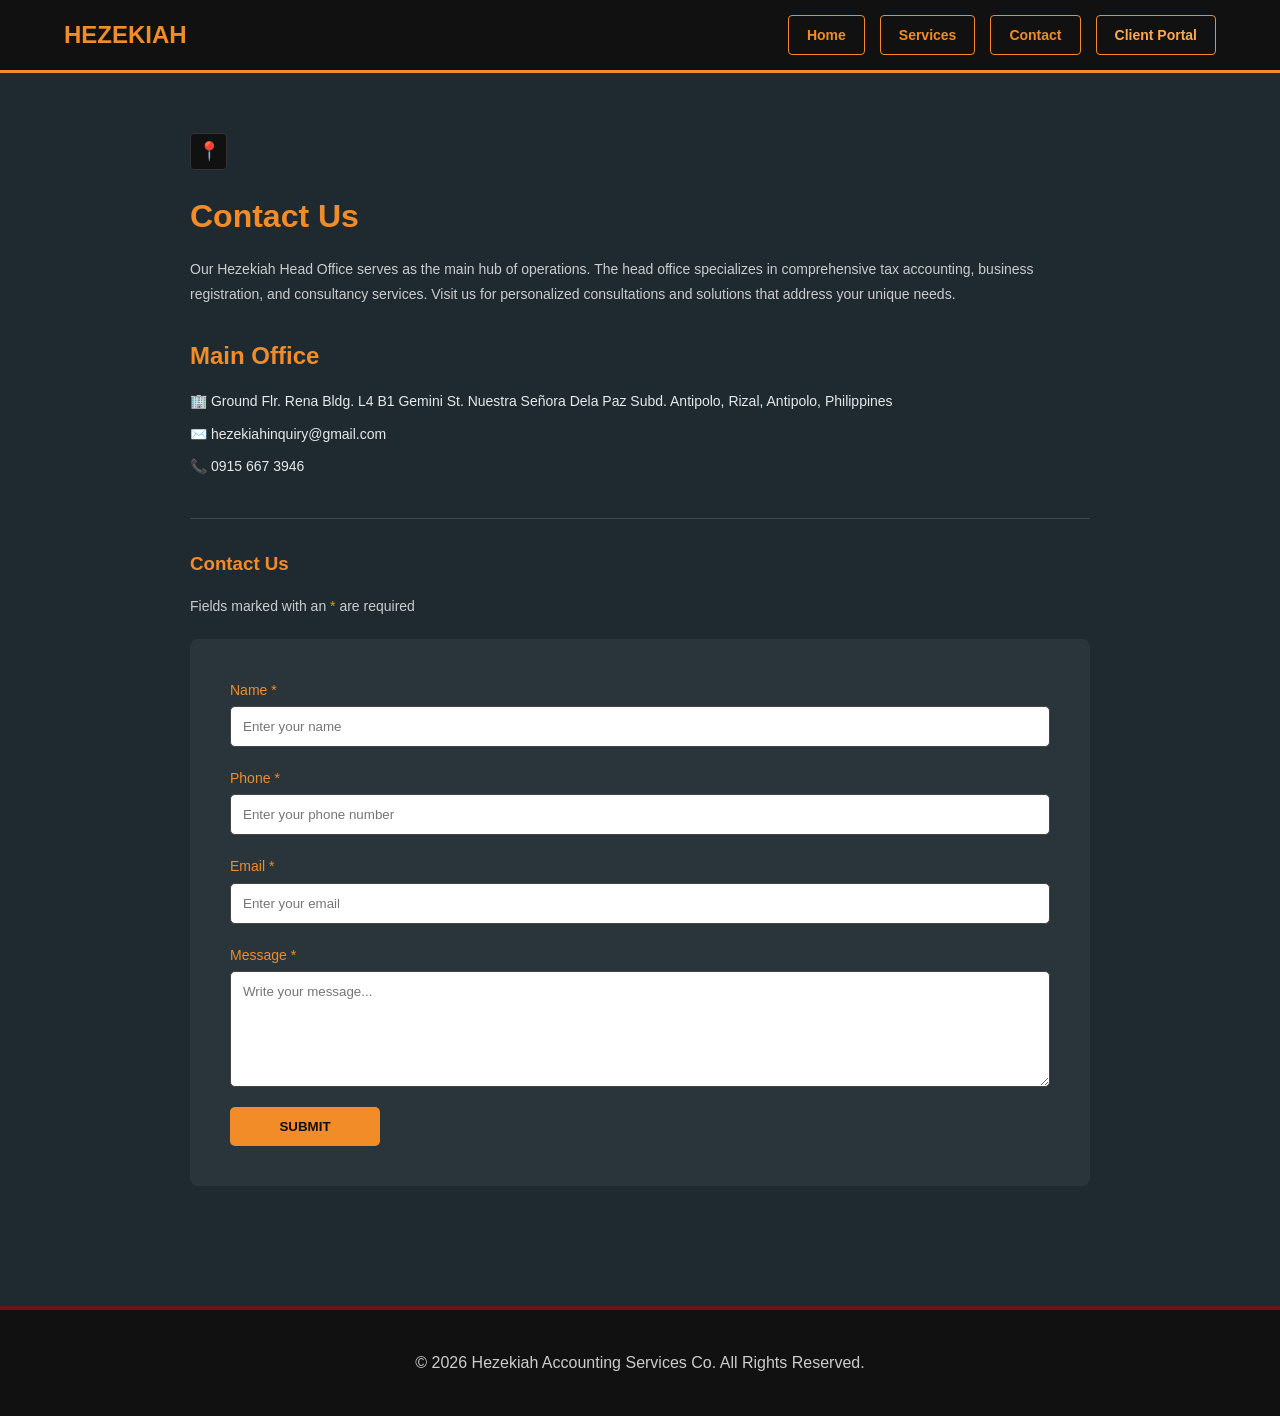
<file: contact.html>
<!DOCTYPE html>
<html lang="en">
<head>
    <meta charset="UTF-8">
    <meta name="viewport" content="width=device-width, initial-scale=1.0">
    <title>Contact Us | Hezekiah Accounting</title>
    <link rel="icon" type="image/png" href="images/heze.png">
    <link rel="stylesheet" href="style.css">
    <style>
        .contact-container { max-width: 900px; margin: 40px auto; padding: 20px; }
        .icon-pin { background: #111; color: var(--accent-orange); width: 35px; height: 35px; display: flex; align-items: center; justify-content: center; border-radius: 4px; margin-bottom: 15px; font-size: 18px; border: 1px solid #333;}
        .contact-container h1 { color: var(--accent-orange); margin-bottom: 10px; }
        .contact-container h2, .contact-container h3 { color: var(--accent-orange); margin-bottom: 15px; margin-top: 25px; }
        .contact-container p { color: #ccc; font-size: 14px; margin-bottom: 30px; line-height: 1.8; }
        .office-details { margin-bottom: 40px; }
        .office-details div { display: flex; align-items: center; gap: 10px; font-size: 14px; margin-bottom: 10px; color: #E8E8E8; }
        .required-star { color: var(--accent-orange); }
    </style>
</head>
<body>

    <header>
        <a href="index.html" class="logo">HEZEKIAH</a>
        <nav class="main-nav">
            <ul class="nav-links">
                <li><a href="index.html">Home</a></li>
                <li><a href="services.html">Services</a></li>
                <li><a href="contact.html">Contact</a></li>
                <li><a href="dashboard.html" class="outline-btn" style="color:#ffa94d;">Client Portal</a></li>
            </ul>
        </nav>
    </header>

    <div class="contact-container">
        
        <!-- Location Icon -->
        <div class="icon-pin">📍</div>

        <h1>Contact Us</h1>
        <p>Our Hezekiah Head Office serves as the main hub of operations. The head office specializes in comprehensive tax accounting, business registration, and consultancy services. Visit us for personalized consultations and solutions that address your unique needs.</p>

        <!-- Main Office Info Block -->
        <div class="office-details">
            <h2>Main Office</h2>
            <div>🏢 Ground Flr. Rena Bldg. L4 B1 Gemini St. Nuestra Señora Dela Paz Subd. Antipolo, Rizal, Antipolo, Philippines</div>
            <div>✉️ hezekiahinquiry@gmail.com</div>
            <div>📞 0915 667 3946</div>
        </div>

        <hr style="border: 0; border-top: 1px solid #444; margin-bottom: 30px;">

        <!-- Form Section -->
        <h3>Contact Us</h3>
        <p style="margin-bottom: 20px;">Fields marked with an <span class="required-star">*</span> are required</p>

        <div class="contact-form-container">
            <form id="contactForm" class="contact-form">
                <div class="form-group">
                    <label>Name <span class="required-star">*</span></label>
                    <input type="text" placeholder="Enter your name" required>
                </div>

                <div class="form-group">
                    <label>Phone <span class="required-star">*</span></label>
                    <input type="tel" placeholder="Enter your phone number" required>
                </div>

                <div class="form-group">
                    <label>Email <span class="required-star">*</span></label>
                    <input type="email" placeholder="Enter your email" required>
                </div>

                <div class="form-group">
                    <label>Message <span class="required-star">*</span></label>
                    <textarea rows="6" placeholder="Write your message..." required></textarea>
                </div>

                <button type="submit" class="submit-btn" style="width: 150px; align-self: flex-start;">SUBMIT</button>
            </form>
        </div>
    </div>

    

    <footer>&copy; 2026 Hezekiah Accounting Services Co. All Rights Reserved.</footer>
<div id="backToTop" class="back-to-top">↑</div>
<script src="script.js"></script>
</body>
</html>
</file>
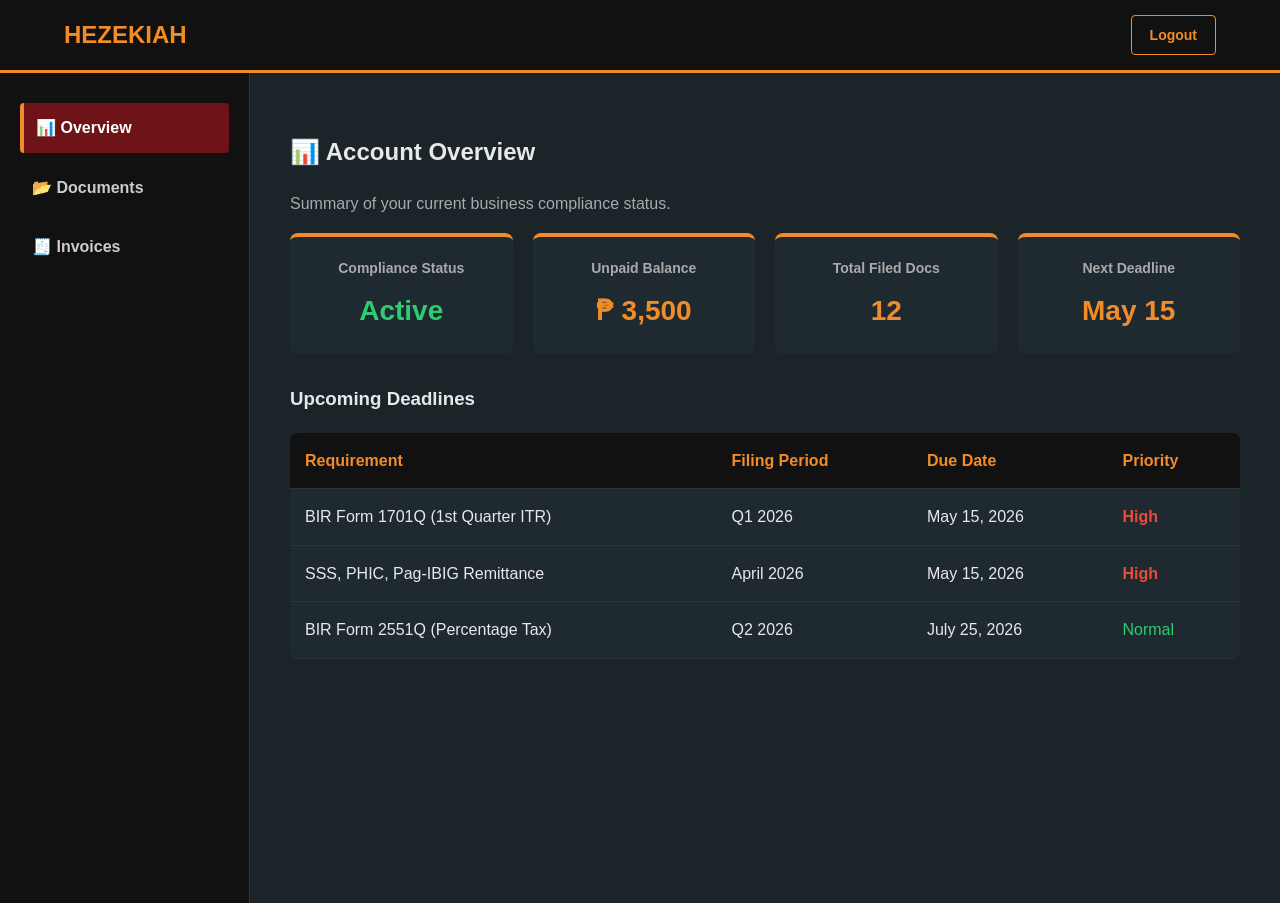
<file: dashboard.html>
<!DOCTYPE html>
<html lang="en">
<head>
    <meta charset="UTF-8">
    <meta name="viewport" content="width=device-width, initial-scale=1.0">
    <title>Client Dashboard | Hezekiah</title>
    <link rel="icon" type="image/png" href="images/heze.png">
    <link rel="stylesheet" href="style.css">
    <style>
        .tab-content { display: none; }
        .tab-content.active { display: block; }
    </style>
</head>
<body>
    <header>
        <a href="index.html" class="logo">HEZEKIAH</a>
        <nav class="main-nav"><ul class="nav-links"><li><a href="#" onclick="alert('Logging out...')">Logout</a></li></ul></nav>
    </header>

    <div class="dashboard-layout">
        <!-- SIDEBAR -->
        <div class="sidebar">
            <a href="#" class="active" onclick="openTab(event, 'overview')">📊 Overview</a>
            <a href="#" onclick="openTab(event, 'documents')">📂 Documents</a>
            <a href="#" onclick="openTab(event, 'invoices')">🧾 Invoices</a>
        </div>

               <!-- MAIN CONTENT -->
        <div class="dash-content">
            
            <!-- OVERVIEW TAB -->
            <div id="overview" class="tab-content active">
                <h2>📊 Account Overview</h2>
                <p style="color: #aaa;">Summary of your current business compliance status.</p>
                
                <div class="stats-grid">
                    <div class="stat-box"><h3>Compliance Status</h3><p style="color:#2ecc71;">Active</p></div>
                    <div class="stat-box"><h3>Unpaid Balance</h3><p>₱ 3,500</p></div>
                    <div class="stat-box"><h3>Total Filed Docs</h3><p>12</p></div>
                    <div class="stat-box"><h3>Next Deadline</h3><p style="color: #F28C28;">May 15</p></div>
                </div>

                <h3>Upcoming Deadlines</h3>
                <table class="data-table">
                    <thead><tr><th>Requirement</th><th>Filing Period</th><th>Due Date</th><th>Priority</th></tr></thead>
                    <tbody>
                        <tr><td>BIR Form 1701Q (1st Quarter ITR)</td><td>Q1 2026</td><td>May 15, 2026</td><td style="color: #e74c3c; font-weight: bold;">High</td></tr>
                        <tr><td>SSS, PHIC, Pag-IBIG Remittance</td><td>April 2026</td><td>May 15, 2026</td><td style="color: #e74c3c; font-weight: bold;">High</td></tr>
                        <tr><td>BIR Form 2551Q (Percentage Tax)</td><td>Q2 2026</td><td>July 25, 2026</td><td style="color: #2ecc71;">Normal</td></tr>
                    </tbody>
                </table>
            </div>

            <!-- DOCUMENTS TAB -->
            <div id="documents" class="tab-content">
                <h2>📂 Government & Tax Documents</h2>
                <p style="color: #aaa;">Manage your business registrations and monthly tax filings.</p>
                
                <table class="data-table">
                    <thead><tr><th>Document Name</th><th>Filing Period</th><th>Date Filed</th><th>Status</th></tr></thead>
                    <tbody>
                        <tr><td>BIR Certificate of Registration (COR)</td><td>Permanent</td><td>Jan 10, 2026</td><td style="color: #2ecc71;">Completed</td></tr>
                        <tr><td>Mayor's Business Permit (Renewed)</td><td>Annual 2026</td><td>Jan 15, 2026</td><td style="color: #2ecc71;">Completed</td></tr>
                        <tr><td>Barangay Business Clearance</td><td>Annual 2026</td><td>Jan 05, 2026</td><td style="color: #2ecc71;">Completed</td></tr>
                        <tr><td>BIR Form 0605 (Annual Registration)</td><td>Annual 2026</td><td>Jan 20, 2026</td><td style="color: #2ecc71;">Completed</td></tr>
                        <tr><td>BIR Form 1601C (Withholding Tax)</td><td>March 2026</td><td>Apr 10, 2026</td><td style="color: #2ecc71;">Completed</td></tr>
                        <tr><td>BIR Form 2551Q (Percentage Tax)</td><td>Q1 2026</td><td>Apr 20, 2026</td><td style="color: #2ecc71;">Completed</td></tr>
                        <tr><td>BIR Form 1701Q (Quarterly ITR)</td><td>Q1 2026</td><td>--</td><td style="color: #f1c40f;">Pending</td></tr>
                        <tr><td>Monthly Bookkeeping Ledger</td><td>April 2026</td><td>--</td><td style="color: #f1c40f;">Processing</td></tr>
                    </tbody>
                </table>
            </div>

            <!-- INVOICES TAB -->
            <div id="invoices" class="tab-content">
                <h2>🧾 Billing & Invoices</h2>
                <p style="color: #aaa;">Manage your retainer fees and one-time service balances.</p>
                
                <table class="data-table">
                    <thead><tr><th>Invoice ID</th><th>Service Description</th><th>Billing Date</th><th>Amount</th><th>Status</th></tr></thead>
                    <tbody>
                        <tr><td>#INV-2026-001</td><td>Business & BIR Registration Setup</td><td>Jan 05, 2026</td><td>₱ 5,000</td><td style="color: #2ecc71;">Paid</td></tr>
                        <tr><td>#INV-2026-002</td><td>Mayor's Permit Processing Fee</td><td>Jan 12, 2026</td><td>₱ 5,000</td><td style="color: #2ecc71;">Paid</td></tr>
                        <tr><td>#INV-2026-003</td><td>Monthly Retainer (January)</td><td>Jan 31, 2026</td><td>₱ 3,500</td><td style="color: #2ecc71;">Paid</td></tr>
                        <tr><td>#INV-2026-004</td><td>Monthly Retainer (February)</td><td>Feb 28, 2026</td><td>₱ 3,500</td><td style="color: #2ecc71;">Paid</td></tr>
                        <tr><td>#INV-2026-005</td><td>Monthly Retainer (March)</td><td>Mar 31, 2026</td><td>₱ 3,500</td><td style="color: #2ecc71;">Paid</td></tr>
                        <tr><td>#INV-2026-006</td><td>Monthly Retainer (April)</td><td>Apr 30, 2026</td><td>₱ 3,500</td><td style="color: #e74c3c;">Unpaid</td></tr>
                    </tbody>
                </table>
            </div>

        </div>


    <script>
        function openTab(evt, tabName) {
            var i, tabcontent, tablinks;
            tabcontent = document.getElementsByClassName("tab-content");
            for (i = 0; i < tabcontent.length; i++) { tabcontent[i].className = tabcontent[i].className.replace(" active", ""); }
            tablinks = document.querySelectorAll(".sidebar a");
            for (i = 0; i < tablinks.length; i++) { tablinks[i].className = tablinks[i].className.replace("active", ""); }
            document.getElementById(tabName).className += " active";
            evt.currentTarget.className += " active";
        }
    </script>
</body>
</html>
</file>
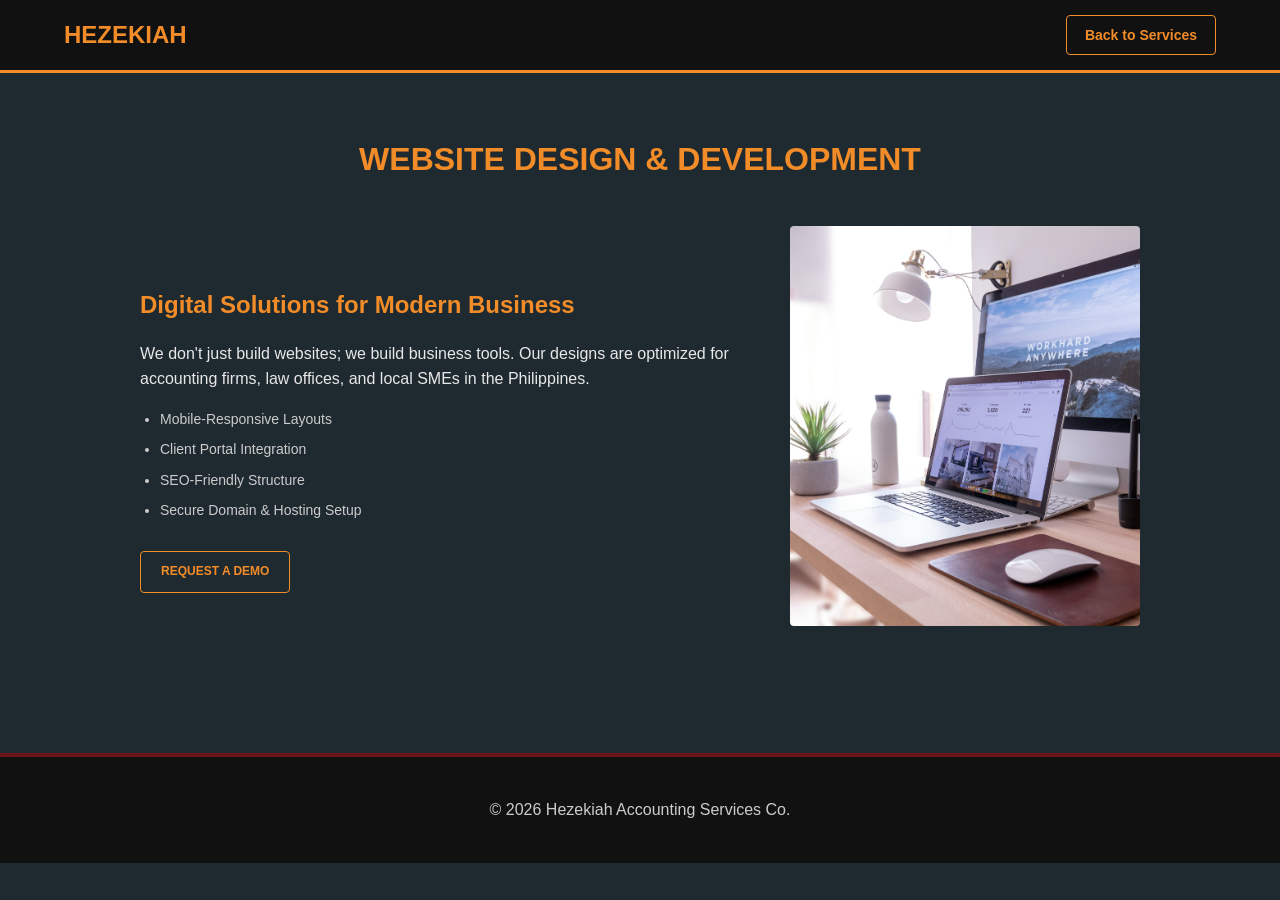
<file: services-web.html>
<!DOCTYPE html>
<html lang="en">
<head>
    <meta charset="UTF-8">
    <meta name="viewport" content="width=device-width, initial-scale=1.0">
    <title>Web Design & Development | Hezekiah</title>
    <link rel="stylesheet" href="style.css">
</head>
<body>
    <header>
        <a href="index.html" class="logo">HEZEKIAH</a>
        <nav class="main-nav"><ul class="nav-links"><li><a href="services.html">Back to Services</a></li></ul></nav>
    </header>

    <div class="container">
        <h1 class="section-title">Website Design & Development</h1>
        <div class="main-services-section">
            <div class="service-row">
                <div class="service-text-box">
                    <h2>Digital Solutions for Modern Business</h2>
                    <p>We don't just build websites; we build business tools. Our designs are optimized for accounting firms, law offices, and local SMEs in the Philippines.</p>
                    <ul>
                        <li>Mobile-Responsive Layouts</li>
                        <li>Client Portal Integration</li>
                        <li>SEO-Friendly Structure</li>
                        <li>Secure Domain & Hosting Setup</li>
                    </ul>
                    <a href="contact.html" class="outline-btn">REQUEST A DEMO</a>
                </div>
                <div class="service-image-box"><img src="images/web_d.jpg" alt="Web Dev"></div>
            </div>
        </div>
    </div>
    <footer>&copy; 2026 Hezekiah Accounting Services Co.</footer>
</body>
</html>
</file>
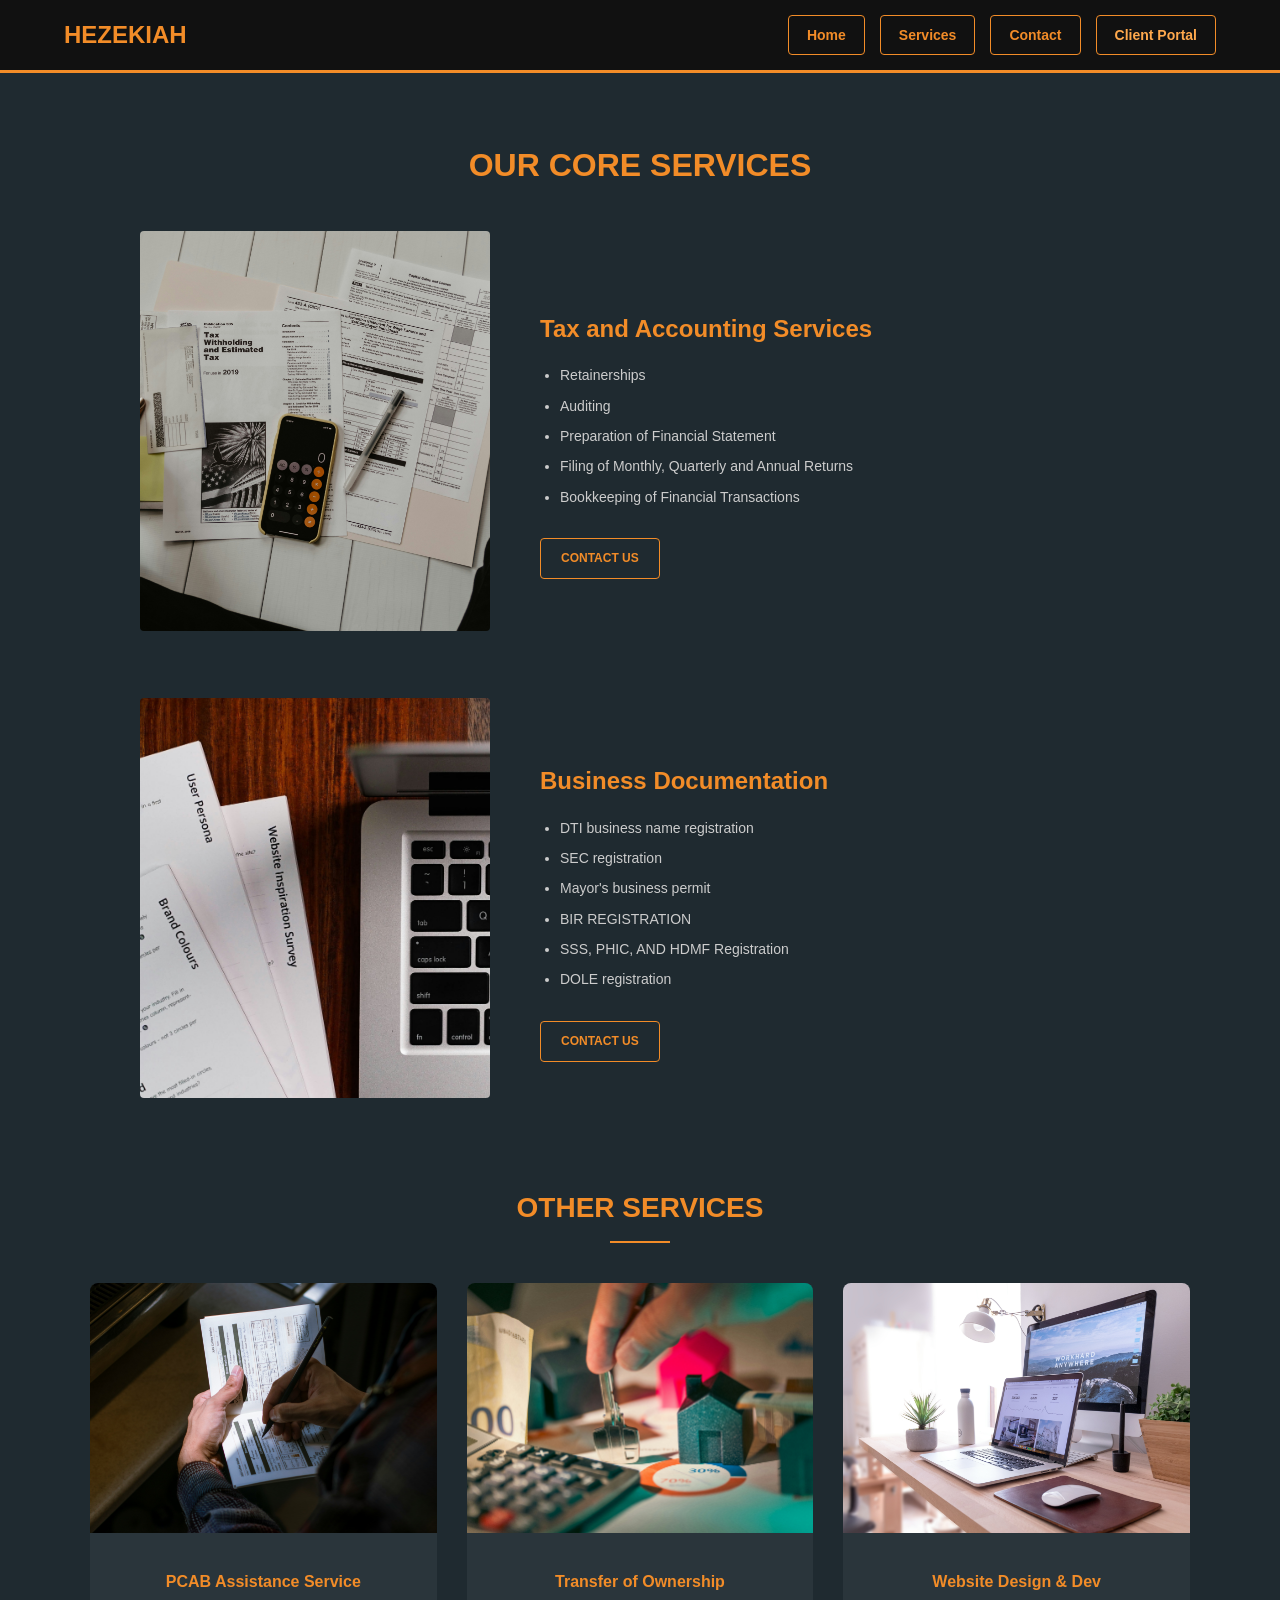
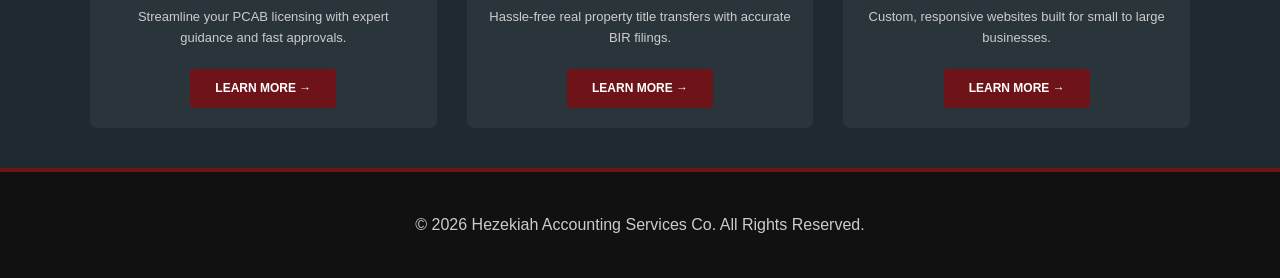
<file: services.html>
<!DOCTYPE html>
<html lang="en">
<head>
    <meta charset="UTF-8">
    <meta name="viewport" content="width=device-width, initial-scale=1.0">
    <title>Services | Hezekiah Accounting</title>
    <link rel="icon" type="image/png" href="images/heze.png">
    <link rel="stylesheet" href="style.css">
</head>
<body>
    <header>
        <a href="index.html" class="logo">HEZEKIAH</a>
        <nav class="main-nav">
            <ul class="nav-links">
                <li><a href="index.html">Home</a></li>
                <li><a href="services.html">Services</a></li>
                <li><a href="contact.html">Contact</a></li>
                <li><a href="dashboard.html" class="outline-btn" style="color:#ffa94d;">Client Portal</a></li>
            </ul>
        </nav>
    </header>

    <div class="container">
        <h2 class="section-title">Our Core Services</h2>

        <!-- MAIN SERVICES (Row Layout) -->
        <div class="main-services-section">
            <div class="service-row">
                <div class="service-image-box"><img src="images/tax_acc.jpg" alt="Tax Services"></div>
                <div class="service-text-box">
                    <h2>Tax and Accounting Services</h2>
                    <ul>
                        <li>Retainerships</li>
                        <li>Auditing</li>
                        <li>Preparation of Financial Statement</li>
                        <li>Filing of Monthly, Quarterly and Annual Returns</li>
                        <li>Bookkeeping of Financial Transactions</li>
                    </ul>
                    <a href="contact.html" class="outline-btn">CONTACT US</a>
                </div>
            </div>

            <div class="service-row">
                <div class="service-image-box"><img src="images/buss_d.jpg" alt="Business Doc"></div>
                <div class="service-text-box">
                    <h2>Business Documentation</h2>
                    <ul>
                        <li>DTI business name registration</li>
                        <li>SEC registration</li>
                        <li>Mayor's business permit</li>
                        <li>BIR REGISTRATION</li>
                        <li>SSS, PHIC, AND HDMF Registration</li>
                        <li>DOLE registration</li>
                    </ul>
                    <a href="contact.html" class="outline-btn">CONTACT US</a>
                </div>
            </div>
        </div>

        <!-- OTHER SERVICES (Grid Layout) -->
        <div class="other-services-section">
            <h1 class="center-title">OTHER SERVICES</h1>
            <div class="red-line"></div>
            <div class="other-grid">
                <div class="other-card">
                    <div class="card-img" style="background-image: url('images/pcab_a.jpg');"></div>
                    <div class="card-content">
                        <h3>PCAB Assistance Service</h3>
                        <p>Streamline your PCAB licensing with expert guidance and fast approvals.</p>
                        <a href="service-pcab.html" class="solid-red-btn">LEARN MORE &rarr;</a>
                    </div>
                </div>
                <div class="other-card">
                    <div class="card-img" style="background-image: url('images/property.jpg');"></div>
                    <div class="card-content">
                        <h3>Transfer of Ownership</h3>
                        <p>Hassle-free real property title transfers with accurate BIR filings.</p>
                        <a href="services-property.html" class="solid-red-btn">LEARN MORE &rarr;</a>
                    </div>
                </div>
                <div class="other-card">
                    <div class="card-img" style="background-image: url('images/web_d.jpg');"></div>
                    <div class="card-content">
                        <h3>Website Design & Dev</h3>
                        <p>Custom, responsive websites built for small to large businesses.</p>
                        <a href="services-web.html" class="solid-red-btn">LEARN MORE &rarr;</a>
                    </div>
                </div>
            </div>
        </div>
    </div>

    <footer>&copy; 2026 Hezekiah Accounting Services Co. All Rights Reserved.</footer>
</body>
</html>
</file>
<file: style.css>
/* --- 1. ROOT VARIABLES --- */
:root {
    --primary-red: #6E1419;
    --accent-orange: #F28C28;
    --dark-charcoal: #1F2A30;
    --light-bg: #2a3b45;
}

/* --- 2. BASE STYLES --- */
body {
    margin: 0;
    font-family: 'Segoe UI', sans-serif;
    background: var(--dark-charcoal);
    color: #E8E8E8;
    line-height: 1.6;
    scroll-behavior: smooth;
}

/* --- 3. HEADER & NAVIGATION --- */
header {
    background: #111;
    padding: 0 5%;
    position: sticky;
    top: 0;
    z-index: 1000;
    display: flex;
    justify-content: space-between;
    align-items: center;
    border-bottom: 3px solid var(--accent-orange);
    height: 70px;
}

.logo { 
    font-size: 24px; 
    font-weight: bold; 
    color: var(--accent-orange); 
    text-decoration: none; 
}

.nav-links { 
    list-style: none; 
    display: flex; 
    margin: 0; 
    padding: 0; 
    height: 100%; 
    gap: 15px;
}

.nav-links > li { 
    height: 100%; 
    display: flex; 
    align-items: center; 
}

.nav-links a { 
    color: var(--accent-orange); 
    text-decoration: none; 
    padding: 8px 18px; 
    font-size: 14px; 
    font-weight: 600; 
    border: 1px solid var(--accent-orange); 
    border-radius: 4px;
    transition: all 0.3s ease; 
    display: inline-block;
    position: relative !important;
    overflow: hidden !important;
}

/* NAVIGATION STATES */
.nav-links a.active {
    background: var(--accent-orange);
    color: #111;
    box-shadow: 0 0 20px rgba(242, 140, 40, 0.6);
}

.nav-links a:hover { 
    background: var(--accent-orange); 
    color: #111; 
    transform: translateY(-3px); 
    box-shadow: 0 5px 15px rgba(242, 140, 40, 0.3); 
}

/* --- 4. HERO SLIDER --- */
.slider { height: 40vh; overflow: hidden; }
.slide { 
    height: 100%; 
    background-size: cover; 
    background-position: center; 
    display: flex; 
    align-items: center; 
    justify-content: center; 
    text-align: center; 
}
.slide-content h1 { 
    font-size: 42px; 
    color: white; 
    margin: 0; 
    text-shadow: 2px 2px 4px rgba(0,0,0,0.8); 
}
.slide-content p { 
    font-size: 18px; 
    color: var(--accent-orange); 
    font-weight: bold; 
}

/* --- 5. CONTAINER & SECTION TITLES --- */
.container { 
    width: 90%; 
    max-width: 1200px; 
    margin: auto; 
    padding: 40px 0; 
}
.section-title { 
    font-size: 32px; 
    color: var(--accent-orange); 
    text-align: center; 
    text-transform: uppercase; 
    margin-bottom: 40px; 
}

/* --- 6. MISSION & VISION --- */
.mv-container { 
    display: grid; 
    grid-template-columns: 1fr 1fr; 
    gap: 30px; 
    margin-bottom: 60px; 
}
.mv-box { 
    background: var(--primary-red); 
    padding: 35px; 
    border-radius: 8px; 
    border-bottom: 5px solid var(--accent-orange); 
}
.mv-box h2 { 
    color: var(--accent-orange); 
    text-transform: uppercase; 
    margin-top: 0; 
}

/* --- 7. ABOUT US --- */
.about-us-card { 
    background: linear-gradient(rgba(123, 15, 18, 0.95), rgba(123, 15, 18, 0.95)), url('images/consult.jpg'); 
    background-size: cover; 
    padding: 50px; 
    border-left: 8px solid yellow; 
    border-radius: 4px; 
}

/* --- 8. PRICING SECTION --- */
.pricing-section { 
    background: rgba(255,255,255,0.05); 
    padding: 30px; 
    border-radius: 8px; 
    margin-bottom: 30px; 
}
.pricing-section h3 { 
    color: var(--accent-orange); 
    border-bottom: 1px solid #444; 
    padding-bottom: 10px; 
}
.price-grid { 
    display: grid; 
    grid-template-columns: repeat(auto-fit, minmax(280px, 1fr)); 
    gap: 15px; 
}
.price-item { 
    display: flex; 
    justify-content: space-between; 
    border-bottom: 1px solid rgba(255,255,255,0.1); 
    padding: 8px 0; 
    font-size: 14px; 
}
.price-item span:last-child { 
    color: var(--accent-orange); 
    font-weight: bold; 
}

/* --- 9. MAIN SERVICES (ROW LAYOUT) --- */
.main-services-section { max-width: 1000px; margin: 0 auto 80px auto; }
.service-row { 
    display: flex; 
    align-items: center; 
    gap: 50px; 
    margin-bottom: 60px; 
}
.service-image-box { flex: 1; max-width: 350px; }
.service-image-box img { 
    width: 100%; 
    height: 400px; 
    object-fit: cover; 
    border-radius: 4px; 
}
.service-text-box { flex: 1.5; }
.service-text-box h2 { 
    color: var(--accent-orange); 
    font-size: 24px; 
    margin-bottom: 15px; 
}
.service-text-box ul { 
    list-style-type: disc; 
    padding-left: 20px; 
    margin-bottom: 30px; 
}
.service-text-box ul li { 
    margin-bottom: 8px; 
    color: #ccc; 
    font-size: 14px; 
}

/* --- 10. OTHER SERVICES (GRID LAYOUT) --- */
.other-services-section { max-width: 1100px; margin: 0 auto; }
.center-title { 
    text-align: center; 
    color: var(--accent-orange); 
    font-size: 28px; 
    margin-bottom: 10px; 
}
.red-line { 
    width: 60px; 
    height: 2px; 
    background-color: var(--accent-orange); 
    margin: 0 auto 40px auto; 
}
.other-grid { 
    display: grid; 
    grid-template-columns: repeat(auto-fit, minmax(300px, 1fr)); 
    gap: 30px; 
}
.other-card { 
    background: rgba(255,255,255,0.05); 
    border-radius: 8px; 
    overflow: hidden; 
    text-align: center; 
}
.card-img { height: 250px; background-size: cover; background-position: center; }
.card-content { padding: 20px; }
.card-content h3 { 
    color: var(--accent-orange); 
    font-size: 16px; 
    margin-bottom: 10px; 
    font-weight: bold; 
}
.card-content p { 
    color: #ccc; 
    font-size: 13px; 
    line-height: 1.6; 
    margin-bottom: 20px; 
}

/* --- 11. BUTTONS & HOVER EFFECTS --- */
.outline-btn { 
    display: inline-block; 
    padding: 10px 20px; 
    border: 1px solid var(--accent-orange); 
    color: var(--accent-orange); 
    text-decoration: none; 
    font-size: 12px; 
    font-weight: bold; 
    border-radius: 4px; 
    transition: 0.3s; 
}
.outline-btn:hover { background: var(--accent-orange); color: #111; }

.solid-red-btn { 
    display: inline-block; 
    background-color: var(--primary-red); 
    color: #fff; 
    padding: 10px 25px; 
    text-decoration: none; 
    font-size: 12px; 
    font-weight: bold; 
    border-radius: 3px; 
    transition: 0.3s; 
    border: none;
}
.solid-red-btn:hover { background-color: var(--accent-orange); color: #111; }

.submit-btn { 
    background: var(--accent-orange); 
    color: #111; 
    padding: 12px; 
    border: none; 
    border-radius: 5px; 
    font-weight: bold; 
    cursor: pointer; 
    transition: 0.3s; 
    width: 150px;
}
.submit-btn:hover { 
    background: #ffa94d; 
    transform: translateY(-2px); 
}

/* GLOBAL HOVER LIFT */
.outline-btn:hover, .solid-red-btn:hover, .submit-btn:hover {
    transform: translateY(-5px);
    box-shadow: 0 10px 20px rgba(0,0,0,0.4);
}

/* --- 12. CONTACT PAGE SPECIFIC --- */
.contact-container { max-width: 900px; margin: 40px auto; padding: 20px; }
.icon-pin { 
    background: #111; 
    color: var(--accent-orange); 
    width: 35px; 
    height: 35px; 
    display: flex; 
    align-items: center; 
    justify-content: center; 
    border-radius: 4px; 
    margin-bottom: 15px; 
    font-size: 18px; 
    border: 1px solid #333;
}
.contact-container h1 { color: var(--accent-orange); margin-bottom: 10px; }
.contact-container h2, .contact-container h3 { 
    color: var(--accent-orange); 
    margin-bottom: 15px; 
    margin-top: 25px; 
}
.contact-container p { 
    color: #ccc; 
    font-size: 14px; 
    margin-bottom: 30px; 
    line-height: 1.8; 
}
.office-details { margin-bottom: 40px; }
.office-details div { 
    display: flex; 
    align-items: center; 
    gap: 10px; 
    font-size: 14px; 
    margin-bottom: 10px; 
    color: #E8E8E8; 
}
.required-star { color: var(--accent-orange); }

.contact-form-container { 
    background: rgba(255, 255, 255, 0.05); 
    padding: 40px; 
    border-radius: 8px; 
    margin-bottom: 60px; 
}
.contact-form { display: grid; gap: 20px; }
.form-group { display: flex; flex-direction: column; }
.form-group label { 
    margin-bottom: 5px; 
    font-size: 14px; 
    color: var(--accent-orange); 
}
.form-group input, .form-group select, .form-group textarea { 
    padding: 12px; 
    border-radius: 5px; 
    border: 1px solid #444; 
    background: #fff; 
    color: #1F2A30; 
    font-family: inherit; 
}

/* --- 13. DASHBOARD / CLIENT PORTAL --- */
.dashboard-layout { 
    display: grid; 
    grid-template-columns: 250px 1fr; 
    min-height: calc(100vh - 70px); 
}
.sidebar { background: #111; padding: 30px 20px; border-right: 1px solid #333; }
.sidebar a { 
    display: block; 
    color: #ccc; 
    padding: 12px; 
    text-decoration: none; 
    border-radius: 4px; 
    margin-bottom: 10px; 
    font-weight: 600; 
}
.sidebar a.active, .sidebar a:hover { 
    background: var(--primary-red); 
    color: white; 
    border-left: 4px solid var(--accent-orange); 
}
.dash-content { padding: 40px; background: #1a2429; }
.stats-grid { 
    display: grid; 
    grid-template-columns: repeat(auto-fit, minmax(200px, 1fr)); 
    gap: 20px; 
    margin-bottom: 30px; 
}
.stat-box { 
    background: var(--dark-charcoal); 
    padding: 20px; 
    border-radius: 8px; 
    border-top: 4px solid var(--accent-orange); 
    text-align: center; 
}
.stat-box h3 { margin: 0; color: #aaa; font-size: 14px; }
.stat-box p { 
    margin: 10px 0 0; 
    color: var(--accent-orange); 
    font-size: 28px; 
    font-weight: bold; 
}
.data-table { 
    width: 100%; 
    border-collapse: collapse; 
    background: var(--dark-charcoal); 
    border-radius: 8px; 
    overflow: hidden; 
}
.data-table th, .data-table td { 
    padding: 15px; 
    text-align: left; 
    border-bottom: 1px solid #333; 
}
.data-table th { background: #111; color: var(--accent-orange); }

/* --- 14. FOOTER --- */
footer { 
    background: #111; 
    color: #ccc; 
    padding: 40px 0; 
    text-align: center; 
    border-top: 4px solid var(--primary-red); 
}

/* --- 15. RESPONSIVE QUERIES --- */
@media (max-width: 768px) {
    .mv-container { grid-template-columns: 1fr; }
    .service-row { flex-direction: column; text-align: center; }
    .service-image-box { max-width: 100%; }
    .dashboard-layout { grid-template-columns: 1fr; }
    .contact-grid { grid-template-columns: 1fr; }
    .nav-links { display: none; } /* Requires JS Toggle */
}

/* --- 16. ANIMATIONS & NEW FEATURES --- */
.menu-toggle { display: none; cursor: pointer; flex-direction: column; gap: 5px; }
.bar { width: 25px; height: 3px; background: var(--accent-orange); transition: 0.3s; }

.loader {
    width: 14px; height: 14px; border: 2px solid #111; border-bottom-color: transparent;
    border-radius: 50%; display: inline-block; animation: rotate 1s linear infinite; margin-right: 8px;
}
@keyframes rotate { from { transform: rotate(0deg); } to { transform: rotate(360deg); } }

/* RIPPLE EFFECT */
.ripple-effect {
    position: absolute; background: rgba(255, 255, 255, 0.4);
    transform: translate(-50%, -50%); pointer-events: none; border-radius: 50%;
    animation: ripple 0.6s linear;
}
@keyframes ripple { from { width: 0px; height: 0px; opacity: 0.5; } to { width: 500px; height: 500px; opacity: 0; } }

/* TOAST NOTIFICATION */
.toast-notification {
    position: fixed; top: 30px; left: 50%; transform: translateX(-50%) translateY(-100px);
    background: #2ecc71; color: white; padding: 16px 32px; border-radius: 50px;
    font-weight: bold; z-index: 10000; box-shadow: 0 10px 30px rgba(0,0,0,0.5); transition: 0.5s ease;
}
.toast-notification.show { transform: translateX(-50%) translateY(0); }

/* BACK TO TOP BUTTON */
.back-to-top {
    position: fixed; bottom: 30px; right: 30px; background: var(--primary-red); color: white;
    width: 50px; height: 50px; border-radius: 50%; display: flex; align-items: center;
    justify-content: center; cursor: pointer; border: 2px solid var(--accent-orange);
    opacity: 0; visibility: hidden; transition: 0.3s; z-index: 1000;
}
.back-to-top.visible { opacity: 1; visibility: visible; }
</file>
